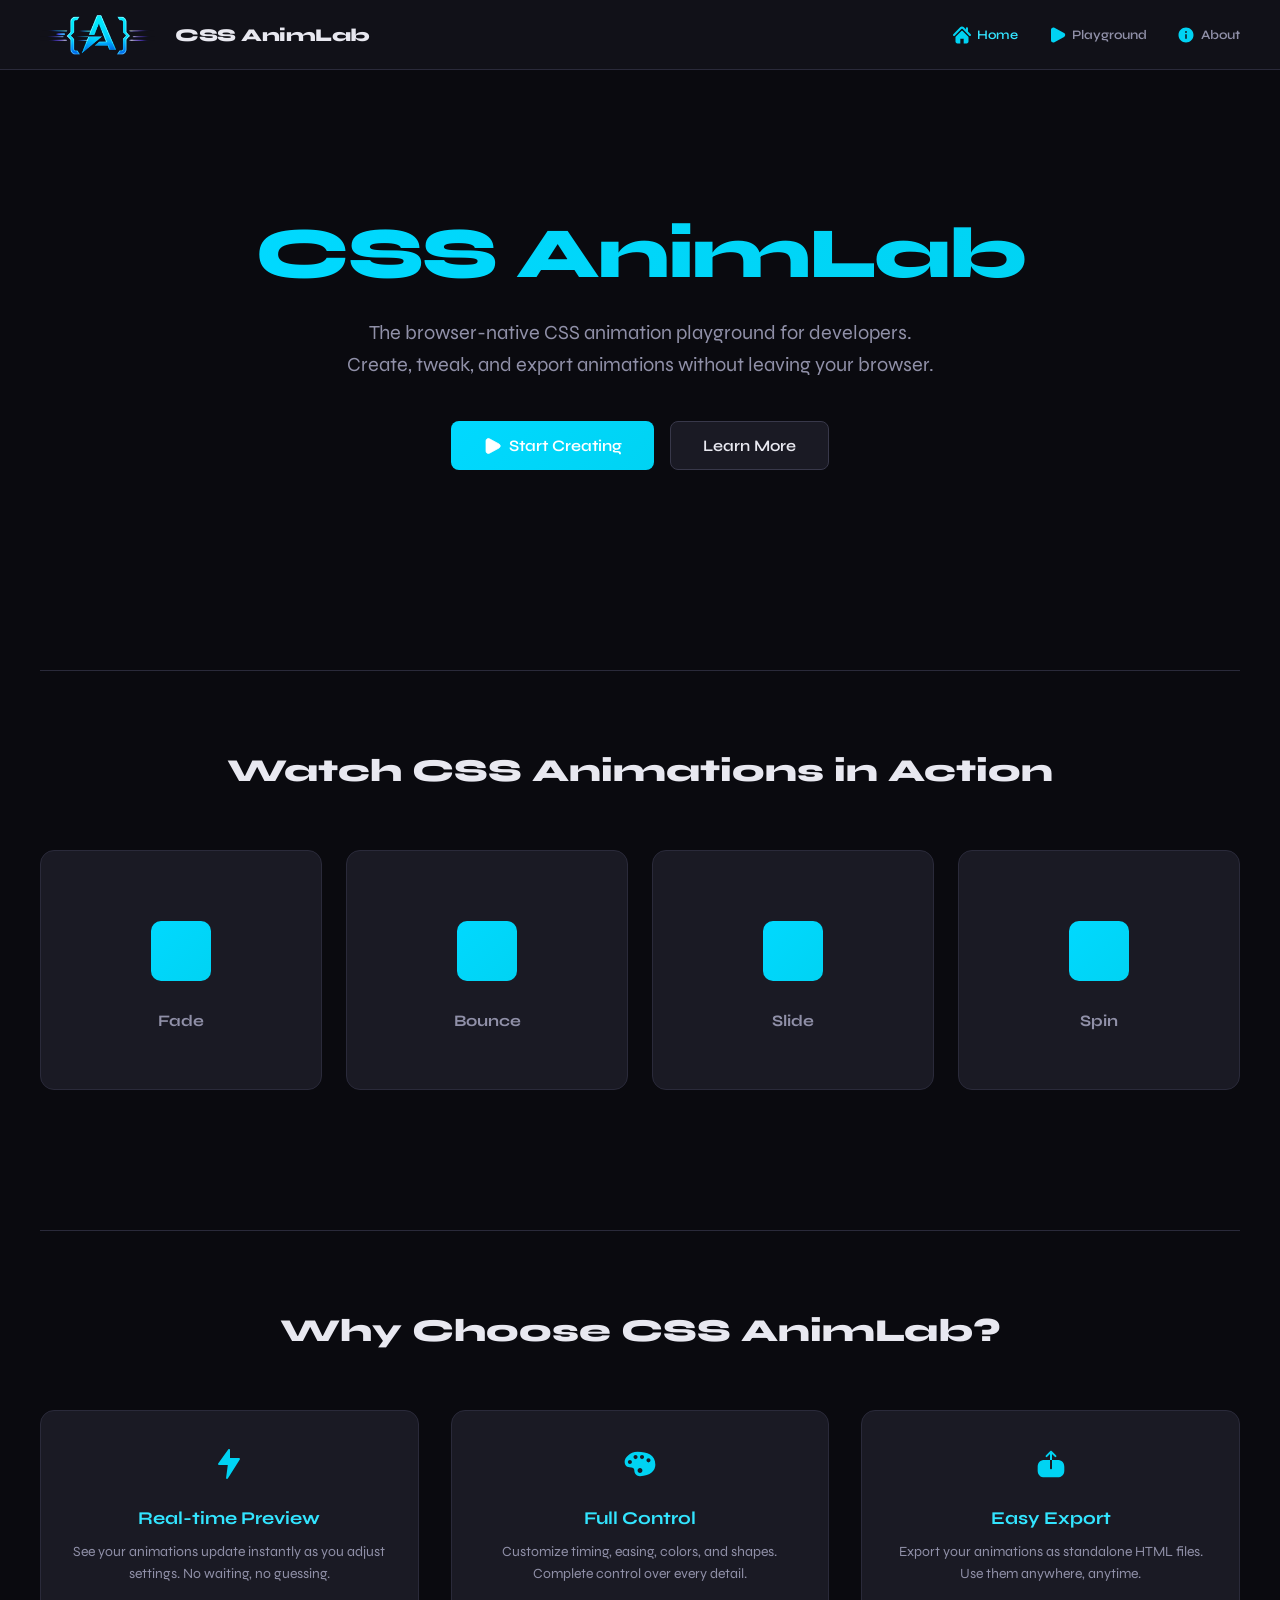
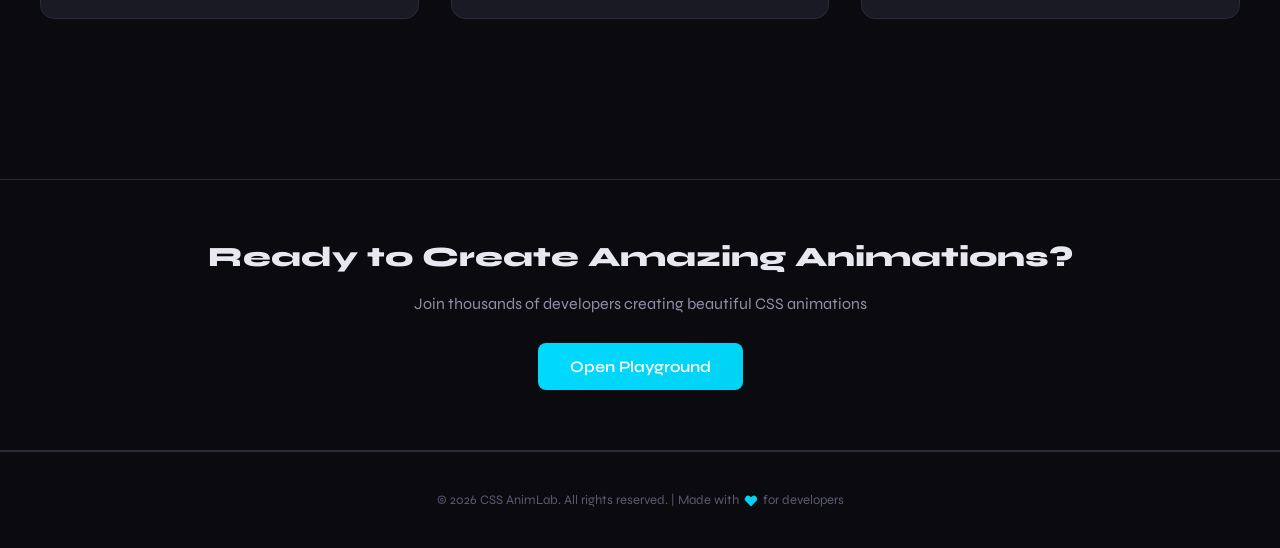
<file: index.html>
<!DOCTYPE html>
<html lang="en">
<head>
  <meta charset="UTF-8">
  <meta name="viewport" content="width=device-width, initial-scale=1.0">
  <title>CSS AnimLab - Home</title>
  <link rel="manifest" href="manifest.json">
  <meta name="theme-color" content="#00d3f3">
  <meta name="apple-mobile-web-app-capable" content="yes">
  <link rel="icon" href="assets/icon.png?v=2" type="image/png" sizes="any">
  <link rel="icon" href="assets/icon.png?v=2" type="image/png" sizes="32x32">
  <link rel="apple-touch-icon" href="assets/icon.png?v=2">
  <link href="https://fonts.googleapis.com/css2?family=JetBrains+Mono:wght@400;600&family=Syne:wght@400;600;800&display=swap" rel="stylesheet">
  <link rel="stylesheet" href="css/home.css">
</head>
<body>
  <!-- HEADER -->
  <header class="header">
    <div class="header-logo">
      <img src="assets/logo.png" alt="CSS AnimLab Logo" style="height:40px;width:auto;margin-right:8px;">
      <span>CSS AnimLab</span>
    </div>
    <nav class="nav">
      <a href="index.html" class="nav-link active">
        <img src="assets/home.svg" alt="Home" style="width:18px;height:18px;">
        <span>Home</span>
      </a>
      <a href="playground.html" class="nav-link">
        <img src="assets/playground.svg" alt="Playground" style="width:18px;height:18px;">
        <span>Playground</span>
      </a>
      <a href="about.html" class="nav-link">
        <img src="assets/about.svg" alt="About" style="width:18px;height:18px;">
        <span>About</span>
      </a>
    </nav>
  </header>

  <!-- HERO SECTION -->
  <section class="hero">
    <h1 class="hero-title">CSS AnimLab</h1>
    <p class="hero-subtitle">
      The browser-native CSS animation playground for developers.<br>
      Create, tweak, and export animations without leaving your browser.
    </p>
    <div class="hero-actions">
      <a href="playground.html" class="btn btn-primary">
        <img src="assets/white-play.svg" alt="Play" style="width:18px;height:18px;"> Start Creating
      </a>
      <a href="about.html" class="btn btn-secondary">Learn More</a>
    </div>
  </section>

  <!-- ANIMATIONS SHOWCASE -->
  <section class="container showcase">
    <h2 class="showcase-title">Watch CSS Animations in Action</h2>
    <div class="animation-grid">
      <div class="animation-card">
        <div class="animation-demo">
          <div class="shape demo-fade"></div>
        </div>
        <div class="animation-label">Fade</div>
      </div>
      <div class="animation-card">
        <div class="animation-demo">
          <div class="shape demo-bounce"></div>
        </div>
        <div class="animation-label">Bounce</div>
      </div>
      <div class="animation-card">
        <div class="animation-demo">
          <div class="shape demo-slide"></div>
        </div>
        <div class="animation-label">Slide</div>
      </div>
      <div class="animation-card">
        <div class="animation-demo">
          <div class="shape demo-spin"></div>
        </div>
        <div class="animation-label">Spin</div>
      </div>
    </div>
  </section>

  <!-- FEATURES SECTION -->
  <section class="container features">
    <h2 class="features-title">Why Choose CSS AnimLab?</h2>
    <div class="features-grid">
      <div class="feature-card">
        <div class="feature-icon">
          <img src="assets/realTime.svg" alt="Real-time" style="width:32px;height:32px;">
        </div>
        <div class="feature-title">Real-time Preview</div>
        <div class="feature-desc">See your animations update instantly as you adjust settings. No waiting, no guessing.</div>
      </div>
      <div class="feature-card">
        <div class="feature-icon">
          <img src="assets/creative.svg" alt="Creative" style="width:32px;height:32px;">
        </div>
        <div class="feature-title">Full Control</div>
        <div class="feature-desc">Customize timing, easing, colors, and shapes. Complete control over every detail.</div>
      </div>
      <div class="feature-card">
        <div class="feature-icon">
          <img src="assets/export.svg" alt="Export" style="width:32px;height:32px;">
        </div>
        <div class="feature-title">Easy Export</div>
        <div class="feature-desc">Export your animations as standalone HTML files. Use them anywhere, anytime.</div>
      </div>
    </div>
  </section>

  <!-- CTA SECTION -->
  <section class="cta">
    <h2 class="cta-title">Ready to Create Amazing Animations?</h2>
    <p class="cta-text">Join thousands of developers creating beautiful CSS animations</p>
    <a href="playground.html" class="btn btn-primary">Open Playground</a>
  </section>

  <!-- FOOTER -->
  <footer class="footer">
    <p>&copy; 2026 CSS AnimLab. All rights reserved. | Made with <svg width="14" height="14" viewBox="0 0 24 24" fill="#00d3f3" style="display:inline;vertical-align:middle;margin:0 2px;"><path d="M20.84 4.61a5.5 5.5 0 0 0-7.78 0L12 5.67l-1.06-1.06a5.5 5.5 0 0 0-7.78 7.78l1.06 1.06L12 21.23l7.78-7.78 1.06-1.06a5.5 5.5 0 0 0 0-7.78z"></path></svg> for developers</p>
  </footer>
</body>
</html>
<!-- img src="assets/heart.svg" alt="Love" style="display:inline;vertical-align:middle;margin:0 2px;width:14px;height:14px;" -->
</file>
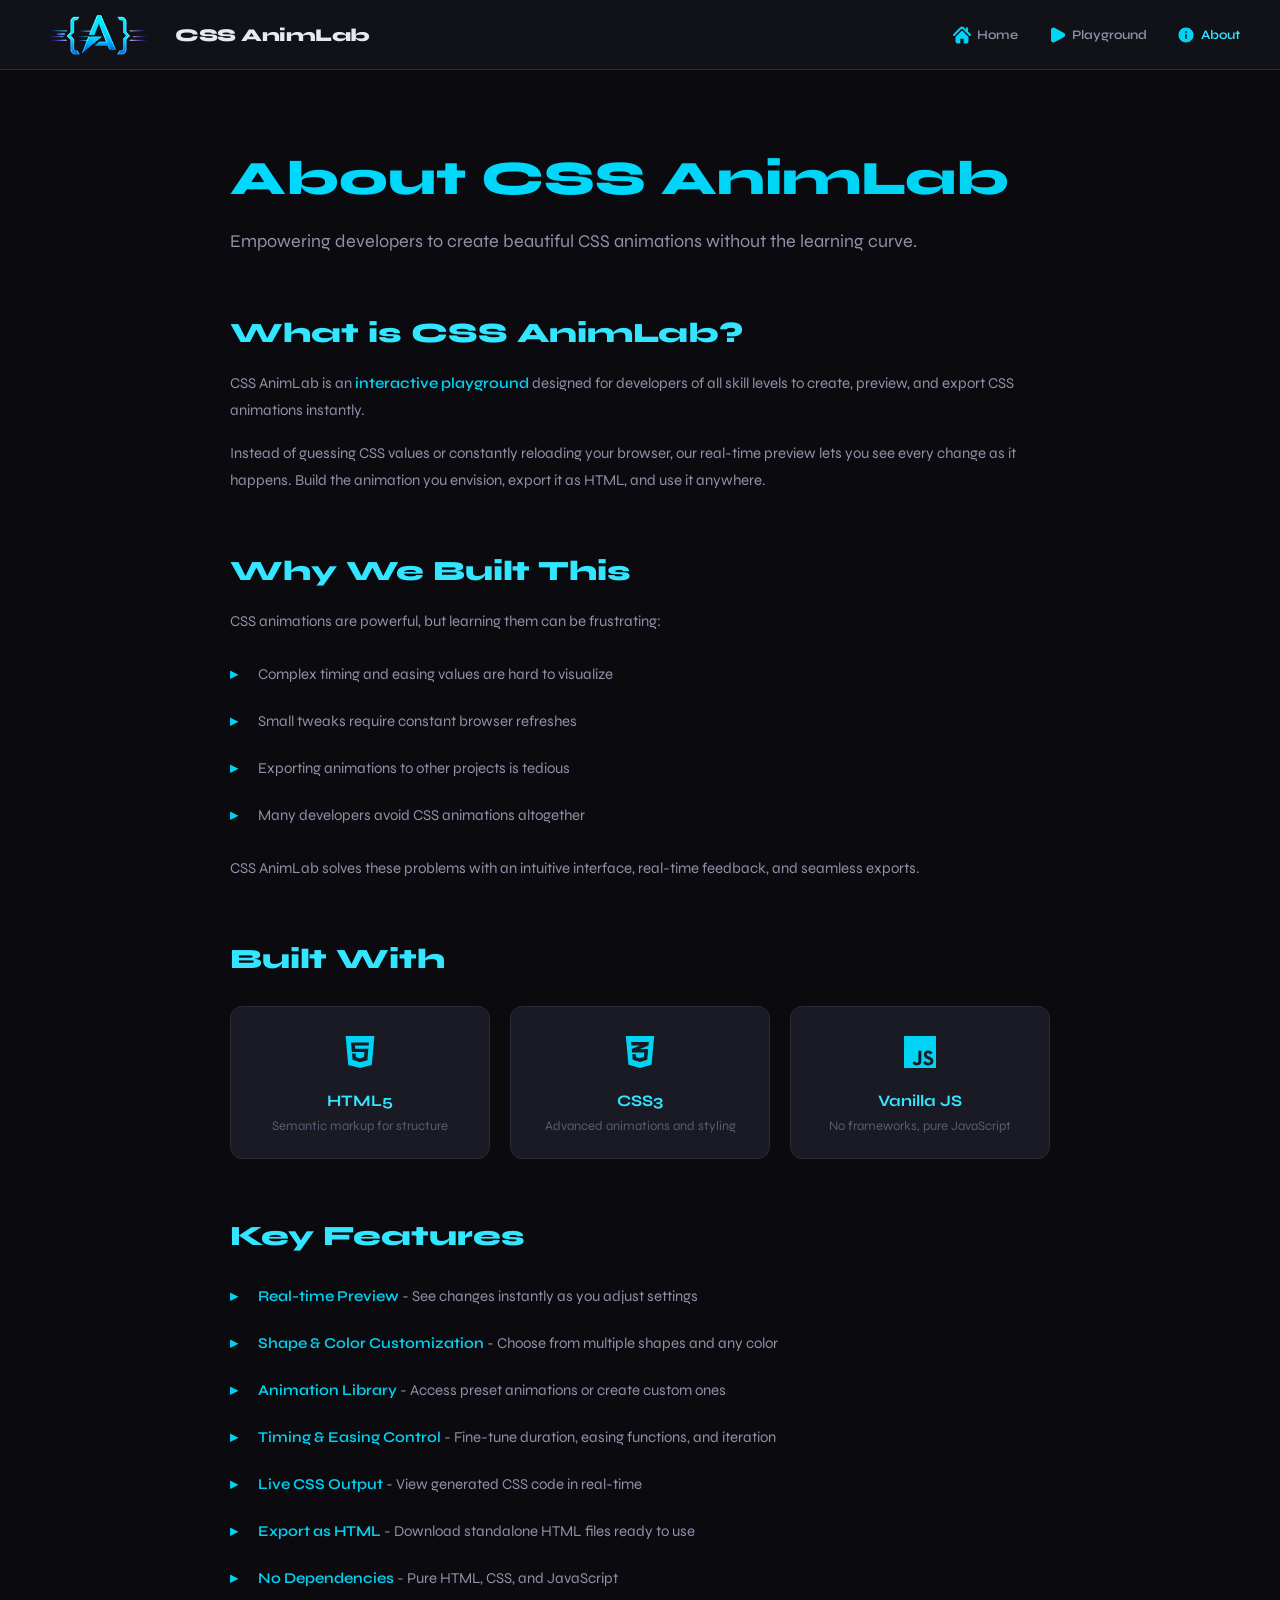
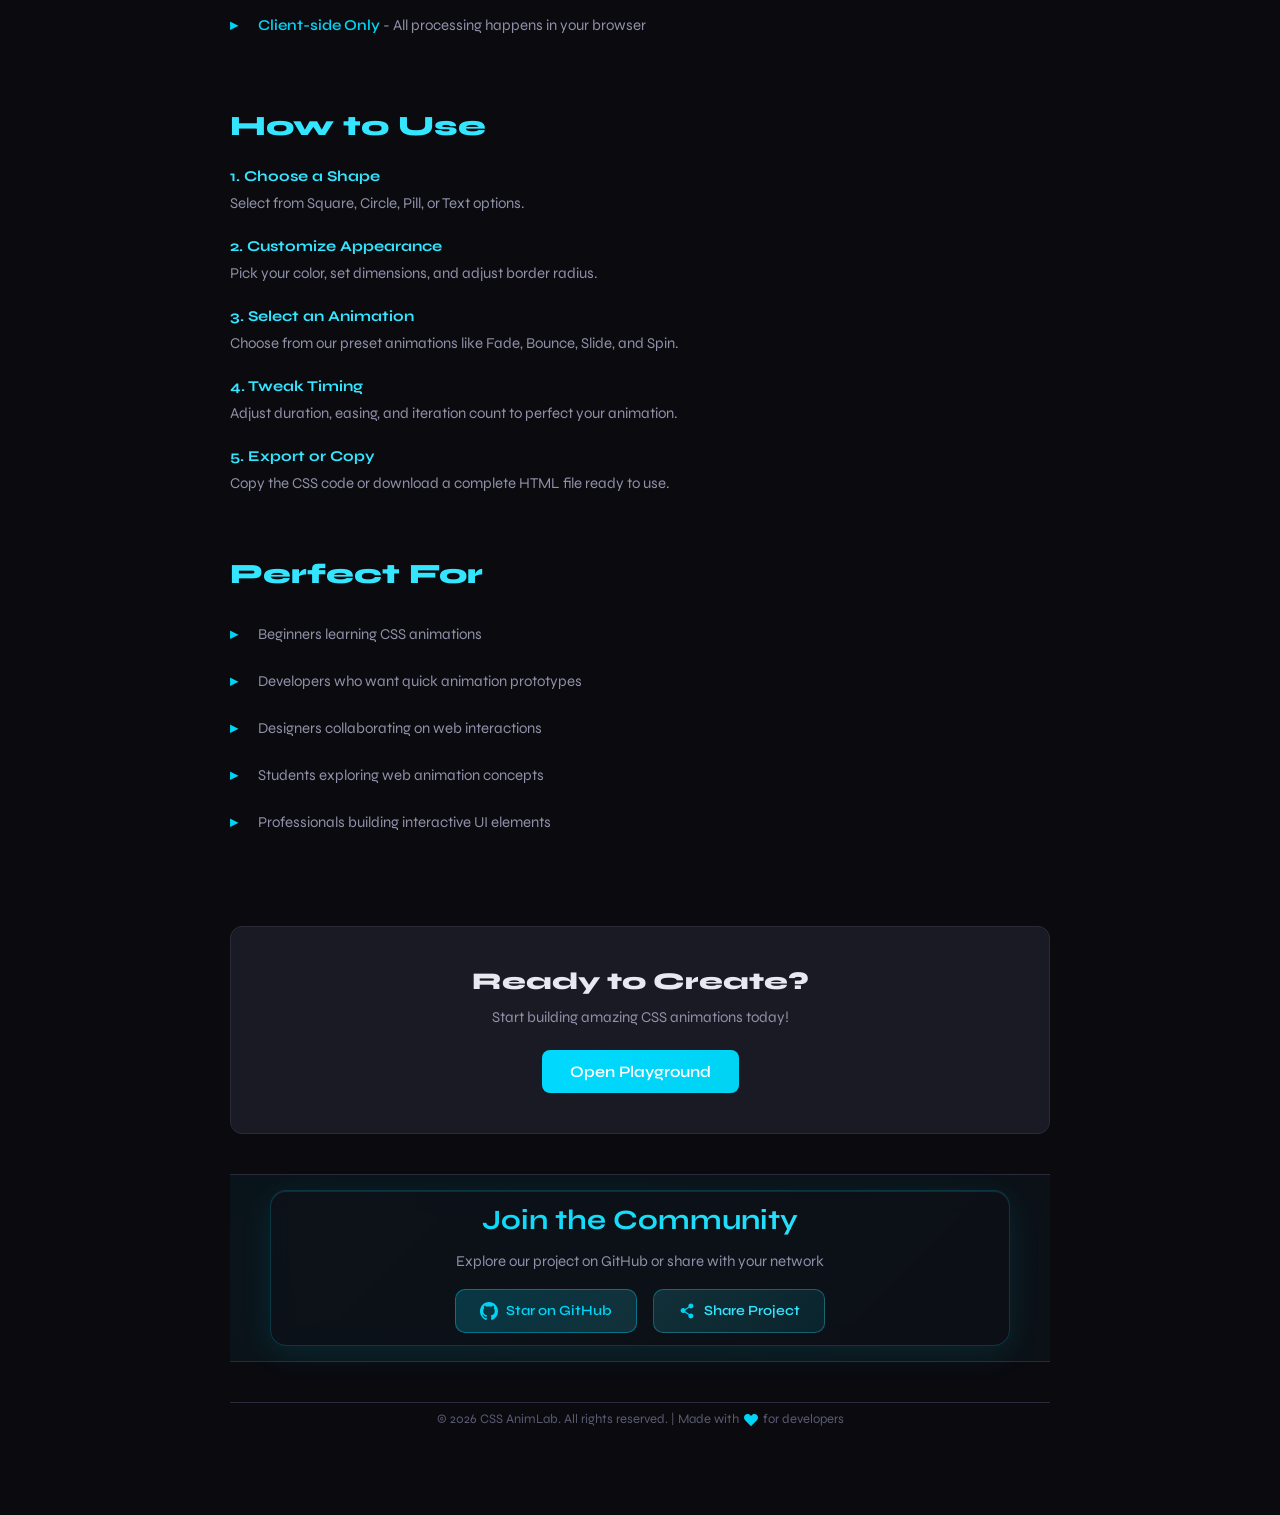
<file: about.html>
<!DOCTYPE html>
<html lang="en">
<head>
  <meta charset="UTF-8">
  <meta name="viewport" content="width=device-width, initial-scale=1.0">
  <title>CSS AnimLab - About</title>
  <link rel="manifest" href="manifest.json">
  <meta name="theme-color" content="#00d3f3">
  <meta name="apple-mobile-web-app-capable" content="yes">
  <link rel="icon" href="assets/icon.png?v=2" type="image/png" sizes="any">
  <link rel="icon" href="assets/icon.png?v=2" type="image/png" sizes="32x32">
  <link rel="apple-touch-icon" href="assets/icon.png?v=2">
  <link href="https://fonts.googleapis.com/css2?family=JetBrains+Mono:wght@400;600&family=Syne:wght@400;600;800&display=swap" rel="stylesheet">
  <link rel="stylesheet" href="css/about.css">
</head>
<body>
  <!-- HEADER -->
  <header class="header">
    <div class="header-logo">
      <img src="assets/logo.png" alt="CSS AnimLab Logo" style="height:40px;width:auto;margin-right:8px;">
      <span>CSS AnimLab</span>
    </div>
    <nav class="nav">
      <a href="index.html" class="nav-link">
        <img src="assets/home.svg" alt="Home" style="width:18px;height:18px;">
        <span>Home</span>
      </a>
      <a href="playground.html" class="nav-link">
        <img src="assets/playground.svg" alt="Playground" style="width:18px;height:18px;">
        <span>Playground</span>
      </a>
      <a href="about.html" class="nav-link active">
        <img src="assets/about.svg" alt="About" style="width:18px;height:18px;">
        <span>About</span>
      </a>
    </nav>
  </header>

  <!-- CONTENT -->
  <div class="container">
    <h1 class="page-title">About CSS AnimLab</h1>
    <p class="page-subtitle">Empowering developers to create beautiful CSS animations without the learning curve.</p>

    <!-- What is CSS AnimLab -->
    <section class="section">
      <h2 class="section-title">What is CSS AnimLab?</h2>
      <div class="section-content">
        <p>CSS AnimLab is an <span class="highlight">interactive playground</span> designed for developers of all skill levels to create, preview, and export CSS animations instantly.</p>
        <p>Instead of guessing CSS values or constantly reloading your browser, our real-time preview lets you see every change as it happens. Build the animation you envision, export it as HTML, and use it anywhere.</p>
      </div>
    </section>

    <!-- Why We Built This -->
    <section class="section">
      <h2 class="section-title">Why We Built This</h2>
      <div class="section-content">
        <p>CSS animations are powerful, but learning them can be frustrating:</p>
        <ul class="list">
          <li>Complex timing and easing values are hard to visualize</li>
          <li>Small tweaks require constant browser refreshes</li>
          <li>Exporting animations to other projects is tedious</li>
          <li>Many developers avoid CSS animations altogether</li>
        </ul>
        <p style="margin-top: 16px;">CSS AnimLab solves these problems with an intuitive interface, real-time feedback, and seamless exports.</p>
      </div>
    </section>

    <!-- Tech Stack -->
    <section class="section">
      <h2 class="section-title">Built With</h2>
      <div class="tech-grid">
        <div class="tech-card">
          <div class="tech-icon">
            <img src="assets/html.svg" alt="HTML5" style="width:32px;height:32px;">
          </div>
          <div class="tech-name">HTML5</div>
          <div class="tech-desc">Semantic markup for structure</div>
        </div>
        <div class="tech-card">
          <div class="tech-icon">
            <img src="assets/css.svg" alt="CSS3" style="width:32px;height:32px;">
          </div>
          <div class="tech-name">CSS3</div>
          <div class="tech-desc">Advanced animations and styling</div>
        </div>
        <div class="tech-card">
          <div class="tech-icon">
            <img src="assets/js.svg" alt="JavaScript" style="width:32px;height:32px;">
          </div>
          <div class="tech-name">Vanilla JS</div>
          <div class="tech-desc">No frameworks, pure JavaScript</div>
        </div>
      </div>
    </section>

    <!-- Features -->
    <section class="section">
      <h2 class="section-title">Key Features</h2>
      <div class="section-content">
        <ul class="list">
          <li><span class="highlight">Real-time Preview</span> - See changes instantly as you adjust settings</li>
          <li><span class="highlight">Shape & Color Customization</span> - Choose from multiple shapes and any color</li>
          <li><span class="highlight">Animation Library</span> - Access preset animations or create custom ones</li>
          <li><span class="highlight">Timing & Easing Control</span> - Fine-tune duration, easing functions, and iteration</li>
          <li><span class="highlight">Live CSS Output</span> - View generated CSS code in real-time</li>
          <li><span class="highlight">Export as HTML</span> - Download standalone HTML files ready to use</li>
          <li><span class="highlight">No Dependencies</span> - Pure HTML, CSS, and JavaScript</li>
          <li><span class="highlight">Client-side Only</span> - All processing happens in your browser</li>
        </ul>
      </div>
    </section>

    <!-- How to Use -->
    <section class="section">
      <h2 class="section-title">How to Use</h2>
      <div class="section-content">
        <p><strong style="color: var(--accent2);">1. Choose a Shape</strong><br>Select from Square, Circle, Pill, or Text options.</p>
        <p><strong style="color: var(--accent2);">2. Customize Appearance</strong><br>Pick your color, set dimensions, and adjust border radius.</p>
        <p><strong style="color: var(--accent2);">3. Select an Animation</strong><br>Choose from our preset animations like Fade, Bounce, Slide, and Spin.</p>
        <p><strong style="color: var(--accent2);">4. Tweak Timing</strong><br>Adjust duration, easing, and iteration count to perfect your animation.</p>
        <p><strong style="color: var(--accent2);">5. Export or Copy</strong><br>Copy the CSS code or download a complete HTML file ready to use.</p>
      </div>
    </section>

    <!-- Learning Path -->
    <section class="section">
      <h2 class="section-title">Perfect For</h2>
      <div class="section-content">
        <ul class="list">
          <li>Beginners learning CSS animations</li>
          <li>Developers who want quick animation prototypes</li>
          <li>Designers collaborating on web interactions</li>
          <li>Students exploring web animation concepts</li>
          <li>Professionals building interactive UI elements</li>
        </ul>
      </div>
    </section>

    <!-- CTA -->
    <div class="cta">
      <h2 class="cta-title">Ready to Create?</h2>
      <p class="cta-text">Start building amazing CSS animations today!</p>
      <a href="playground.html" class="btn">Open Playground</a>
    </div>

    <!-- GLASSMORPHISM SECTION -->
    <section class="glass-section">
      <div class="glass-container">
        <div class="glass-header">
          <h2 class="glass-title">Join the Community</h2>
          <p class="glass-subtitle">Explore our project on GitHub or share with your network</p>
        </div>
        <div class="glass-actions">
          <a href="https://github.com/hackerccreative/CSS-AnimLab.git" target="_blank" class="glass-btn github-btn">
            <img src="assets/github.svg" alt="GitHub" style="width:18px;height:18px;">
            <span class="btn-text">Star on GitHub</span>
          </a>
          <button class="glass-btn share-btn" onclick="shareProject()">
            <img src="assets/share-tool.svg" alt="Share" style="width:18px;height:18px;">
            <span class="btn-text">Share Project</span>
          </button>
        </div>
      </div>
    </section>

    <!-- FOOTER -->
  <footer class="footer">
    <p>&copy; 2026 CSS AnimLab. All rights reserved. | Made with <img src="assets/heart.svg" alt="Love" style="display:inline;vertical-align:middle;margin:0 2px;width:14px;height:14px;"> for developers</p>
  </footer>

  <script>
    function shareProject() {
      const baseUrl = window.location.origin + window.location.pathname.split('/').slice(0, -1).join('/');
      const playgroundUrl = baseUrl + '/index.html';
      const email = 'a4arpit74@gmail.com';
      const subject = 'Check out CSS AnimLab - Animation Playground';
      const body = `Hey! I found this amazing CSS animation playground called CSS AnimLab. Check it out: ${playgroundUrl}`;
      
      // Try to use Web Share API if available
      if (navigator.share) {
        navigator.share({
          title: 'CSS AnimLab',
          text: 'Create beautiful CSS animations with CSS AnimLab - An interactive browser-native playground!',
          url: playgroundUrl
        }).catch(err => console.log('Share cancelled or failed'));
      } else {
        // Fallback: Open email client
        const mailtoLink = `mailto:${email}?subject=${encodeURIComponent(subject)}&body=${encodeURIComponent(body)}`;
        window.location.href = mailtoLink;
      }
    }
  </script>
</body>
</html>
</file>
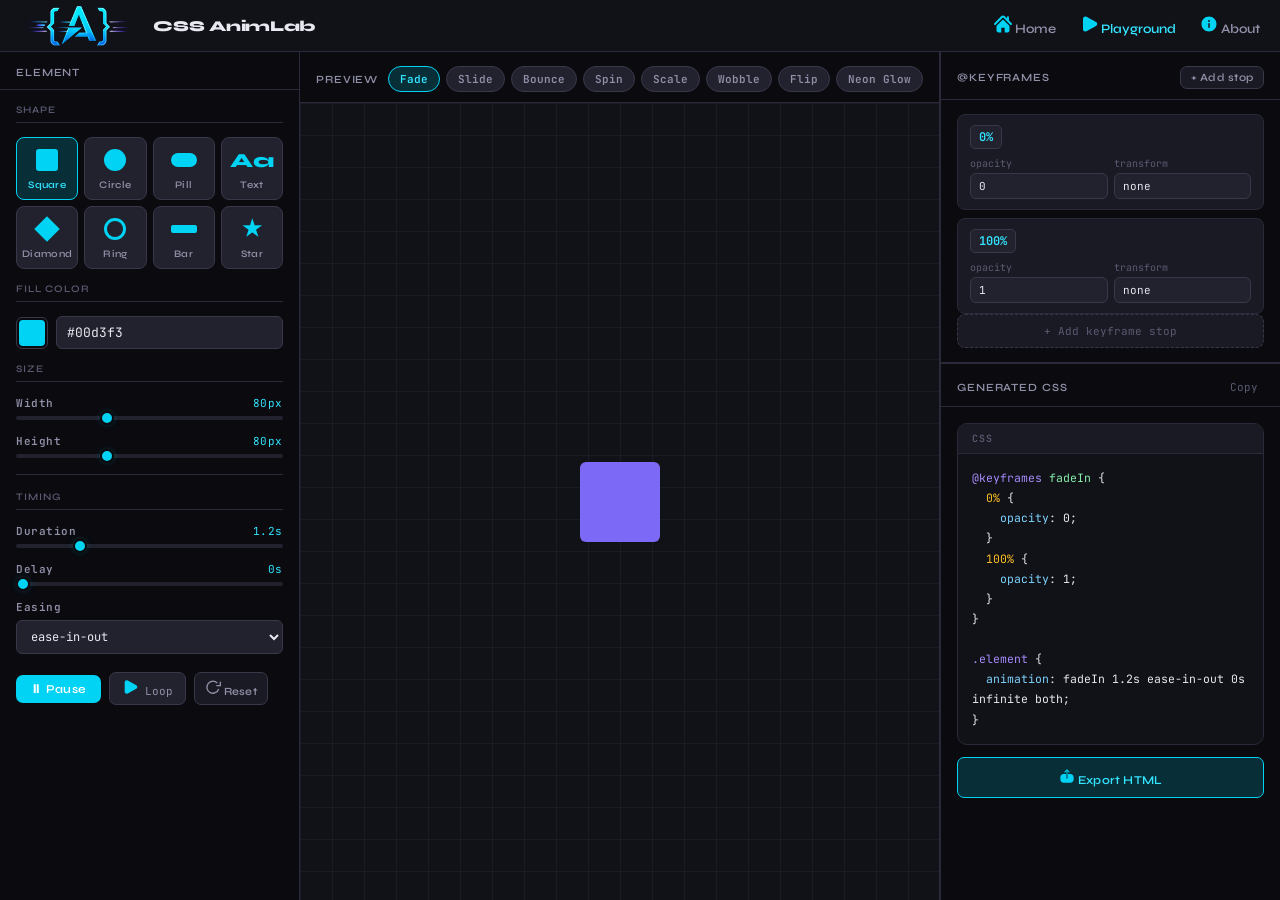
<file: playground.html>
<!DOCTYPE html>
<html lang="en">
  <head>
    <meta charset="UTF-8">
    <meta name="viewport" content="width=device-width, initial-scale=1.0">
    <title>CSS AnimLab - Playground</title>
    <link rel="manifest" href="manifest.json">
    <meta name="theme-color" content="#00d3f3">
    <meta name="apple-mobile-web-app-capable" content="yes">
    <link rel="icon" href="assets/icon.png?v=2" type="image/png" sizes="any">
    <link rel="icon" href="assets/icon.png?v=2" type="image/png" sizes="32x32">
    <link rel="apple-touch-icon" href="assets/icon.png?v=2">
    <link href="https://fonts.googleapis.com/css2?family=JetBrains+Mono:wght@400;600&family=Syne:wght@400;600;800&display=swap" rel="stylesheet">
    <link rel="stylesheet" href="css/playground.css">
  </head>
  <body>
    <div class="app">

      <!-- HEADER -->
      <header class="header">
        <div class="header-logo">
          <img src="assets/logo.png" alt="CSS AnimLab Logo" style="height:40px;width:auto;margin-right:8px;">
          <span>CSS AnimLab</span>
        </div>
        <nav class="header-nav">
          <a href="index.html" class="nav-link">
            <img src="assets/home.svg" alt="Home" style="width:18px;height:18px;"> Home
          </a>
          <a href="playground.html" class="nav-link active">
            <img src="assets/playground.svg" alt="Playground" style="width:18px;height:18px;"> Playground
          </a>
          <a href="about.html" class="nav-link">
            <img src="assets/about.svg" alt="About" style="width:18px;height:18px;"> About
          </a>
        </nav>
      </header>

      <div class="main">

        <!-- LEFT PANEL: Shape + Animation Settings -->
        <div class="panel">
          <div class="panel-head">
            <span class="panel-title">Element</span>
          </div>
          <div class="panel-body">

            <div class="sec-label">Shape</div>
            <div class="shape-grid" id="shape-grid">
              <button class="shape-btn active" data-shape="square" onclick="setShape(this)">
                <div class="shape-preview"><div style="width:22px;height:22px;background:var(--accent);border-radius:3px"></div></div>
                <span>Square</span>
              </button>
              <button class="shape-btn" data-shape="circle" onclick="setShape(this)">
                <div class="shape-preview"><div style="width:22px;height:22px;background:var(--accent);border-radius:50%"></div></div>
                <span>Circle</span>
              </button>
              <button class="shape-btn" data-shape="pill" onclick="setShape(this)">
                <div class="shape-preview"><div style="width:26px;height:14px;background:var(--accent);border-radius:20px"></div></div>
                <span>Pill</span>
              </button>
              <button class="shape-btn" data-shape="text" onclick="setShape(this)">
                <div class="shape-preview" style="font-size:20px;font-weight:800;color:var(--accent)">Aa</div>
                <span>Text</span>
              </button>
              <button class="shape-btn" data-shape="diamond" onclick="setShape(this)">
                <div class="shape-preview"><div style="width:18px;height:18px;background:var(--accent);transform:rotate(45deg)"></div></div>
                <span>Diamond</span>
              </button>
              <button class="shape-btn" data-shape="ring" onclick="setShape(this)">
                <div class="shape-preview"><div style="width:22px;height:22px;border-radius:50%;border:3px solid var(--accent)"></div></div>
                <span>Ring</span>
              </button>
              <button class="shape-btn" data-shape="bar" onclick="setShape(this)">
                <div class="shape-preview"><div style="width:26px;height:8px;background:var(--accent);border-radius:2px"></div></div>
                <span>Bar</span>
              </button>
              <button class="shape-btn" data-shape="star" onclick="setShape(this)">
                <div class="shape-preview" style="font-size:22px;line-height:1;color:var(--accent)">★</div>
                <span>Star</span>
              </button>
            </div>

            <div class="sec-label">Fill Color</div>
            <div class="color-row">
              <input type="color" id="color-picker" value="#00d3f3" oninput="updateColor(this.value)">
              <input type="text" id="color-hex" value="#00d3f3" placeholder="#hex" oninput="updateColorHex(this.value)" style="font-size:13px">
            </div>

            <div class="sec-label">Size</div>
            <div class="control-group">
              <div class="control-label">Width <span id="lbl-w">80px</span></div>
              <input type="range" min="20" max="200" value="80" id="el-width" oninput="updateSize()">
            </div>
            <div class="control-group">
              <div class="control-label">Height <span id="lbl-h">80px</span></div>
              <input type="range" min="20" max="200" value="80" id="el-height" oninput="updateSize()">
            </div>

            <div class="divider"></div>
            <div class="sec-label">Timing</div>

            <div class="control-group">
              <div class="control-label">Duration <span id="lbl-dur">1.2s</span></div>
              <input type="range" min="1" max="50" value="12" id="anim-dur" oninput="updateTiming()">
            </div>
            <div class="control-group">
              <div class="control-label">Delay <span id="lbl-delay">0s</span></div>
              <input type="range" min="0" max="20" value="0" id="anim-delay" oninput="updateTiming()">
            </div>
            <div class="control-group">
              <div class="control-label">Easing</div>
              <select id="anim-easing" onchange="updateTiming()">
                <option value="ease">ease</option>
                <option value="ease-in">ease-in</option>
                <option value="ease-out">ease-out</option>
                <option value="ease-in-out" selected>ease-in-out</option>
                <option value="linear">linear</option>
                <option value="cubic-bezier(0.34,1.56,0.64,1)">spring (overshoot)</option>
                <option value="cubic-bezier(0.68,-0.55,0.27,1.55)">bounce (back)</option>
                <option value="steps(6,end)">steps(6)</option>
                <option value="steps(12,end)">steps(12)</option>
              </select>
            </div>

            <div class="playback" style="margin-top:4px">
              <button class="play-btn" id="play-btn" onclick="togglePlay()">
                <img src="assets/white-play.svg" alt="Play" style="width:16px;height:16px;"> Play
              </button>
              <button class="iter-toggle" id="iter-btn" onclick="toggleInfinite()">
                <img src="assets/playground.svg" alt="Loop" style="width:16px;height:16px;"> Loop
              </button>
              <button class="btn" onclick="resetAnim()" style="padding:6px 10px;font-size:11px">
                <svg width="16" height="16" viewBox="0 0 24 24" fill="none" stroke="currentColor" stroke-width="2"><polyline points="23 4 23 10 17 10"></polyline><path d="M20.49 15a9 9 0 1 1-2-8.83"></path></svg> Reset
              </button>
            </div>

          </div>
        </div>

        <!-- CENTER: Stage -->
        <div class="stage-panel">
          <div class="stage-head">
            <span class="panel-title">Preview</span>
            <div class="presets" id="preset-chips">
              <button class="preset-chip active" onclick="loadPreset('fade',this)">Fade</button>
              <button class="preset-chip" onclick="loadPreset('slide',this)">Slide</button>
              <button class="preset-chip" onclick="loadPreset('bounce',this)">Bounce</button>
              <button class="preset-chip" onclick="loadPreset('spin',this)">Spin</button>
              <button class="preset-chip" onclick="loadPreset('scale',this)">Scale</button>
              <button class="preset-chip" onclick="loadPreset('wobble',this)">Wobble</button>
              <button class="preset-chip" onclick="loadPreset('flip',this)">Flip</button>
              <button class="preset-chip" onclick="loadPreset('neon',this)">Neon Glow</button>
            </div>
          </div>
          <div class="stage">
            <div class="stage-grid"></div>
            <div class="stage-el" id="stage-el"></div>
          </div>
        </div>

        <!-- RIGHT PANEL: Keyframes + Code -->
        <div class="code-panel panel" style="border-left:1px solid var(--border)">
          <div class="panel-head">
            <span class="panel-title">@keyframes</span>
            <button class="btn" style="padding:4px 10px;font-size:11px" onclick="addKeyframe()">+ Add stop</button>
          </div>
          <div style="padding:14px 16px;border-bottom:1px solid var(--border);overflow-y:auto;max-height:46%;flex-shrink:0;">
            <div class="kf-list" id="kf-list"></div>
            <button class="add-kf-btn" onclick="addKeyframe()">+ Add keyframe stop</button>
          </div>

          <div class="panel-head" style="border-top:1px solid var(--border)">
            <span class="panel-title">Generated CSS</span>
            <button class="code-copy" id="copy-btn" onclick="copyCode()">Copy</button>
          </div>
          <div class="code-area">
            <div class="code-block">
              <div class="code-block-head">
                <span class="code-lang">CSS</span>
              </div>
              <pre id="code-output"></pre>
            </div>
            <button class="btn btn-accent" style="width:100%;margin-top:12px;padding:10px" onclick="downloadHTML()">
              <img src="assets/export.svg" alt="Export" style="width:16px;height:16px;"> Export HTML
            </button>
          </div>
        </div>

      </div>
    </div>

    <script src="js/playground.js"></script>
  </body>
</html>
</file>
<file: css/home.css>
*, *::before, *::after { box-sizing: border-box; margin: 0; padding: 0; }

:root {
  --bg: #0a0a0f;
  --surface: #111118;
  --surface2: #1a1a24;
  --surface3: #22222f;
  --border: #2a2a3a;
  --border2: #38384a;
  --accent: #00d3f3;
  --accent2: #33e5ff;
  --accent-glow: rgba(0,211,243,0.18);
  --green: #34d399;
  --amber: #fbbf24;
  --red: #f87171;
  --text: #e8e8f0;
  --text2: #9090a8;
  --text3: #5a5a72;
  --mono: 'JetBrains Mono', monospace;
  --sans: 'Syne', sans-serif;
  --radius: 10px;
}

html, body { 
  height: 100%; 
  background: var(--bg); 
  color: var(--text); 
  font-family: var(--sans);
}

body { margin: 0; }

/* ---- HEADER ---- */
.header {
  display: flex;
  align-items: center;
  justify-content: space-between;
  padding: 0 40px;
  border-bottom: 1px solid var(--border);
  background: var(--surface);
  height: 70px;
  position: sticky;
  top: 0;
  z-index: 100;
}

.header-logo {
  display: flex;
  align-items: center;
  gap: 12px;
  font-size: 18px;
  font-weight: 800;
  letter-spacing: -0.5px;
  cursor: pointer;
}

.header-logo .dot {
  width: 10px;
  height: 10px;
  border-radius: 50%;
  background: var(--accent);
  box-shadow: 0 0 10px var(--accent);
  animation: pulse 2s ease-in-out infinite;
}

@keyframes pulse {
  0%, 100% { box-shadow: 0 0 6px var(--accent); }
  50% { box-shadow: 0 0 18px var(--accent2); }
}

.nav {
  display: flex;
  align-items: center;
  gap: 30px;
}

.nav-link {
  display: flex;
  align-items: center;
  gap: 6px;
  font-size: 13px;
  font-weight: 600;
  color: var(--text2);
  text-decoration: none;
  transition: color 0.2s;
  cursor: pointer;
}

.nav-link:hover {
  color: var(--accent);
}

.nav-link.active {
  color: var(--accent2);
}

/* ---- CONTENT ---- */
.container {
  max-width: 1200px;
  margin: 0 auto;
  padding: 0 40px;
}

/* ---- HERO SECTION ---- */
.hero {
  display: flex;
  flex-direction: column;
  align-items: center;
  justify-content: center;
  text-align: center;
  padding: 100px 40px;
  min-height: 60vh;
}

.hero-title {
  font-size: 72px;
  font-weight: 800;
  letter-spacing: -2px;
  margin-bottom: 20px;
  background: linear-gradient(135deg, #00d9ff, var(--accent));
  -webkit-background-clip: text;
  -webkit-text-fill-color: transparent;
  background-clip: text;
}

.hero-subtitle {
  font-size: 20px;
  color: var(--text2);
  max-width: 700px;
  line-height: 1.6;
  margin-bottom: 40px;
}

.hero-actions {
  display: flex;
  gap: 16px;
  justify-content: center;
}

.btn {
  padding: 14px 32px;
  border: none;
  border-radius: 8px;
  font-size: 16px;
  font-weight: 600;
  cursor: pointer;
  transition: all 0.2s;
  text-decoration: none;
  display: inline-flex;
  align-items: center;
  gap: 8px;
  font-family: var(--sans);
}

.btn-primary {
  background: linear-gradient(135deg, #00d9ff, var(--accent));
  color: white;
}

.btn-primary:hover {
  transform: translateY(-2px);
  box-shadow: 0 8px 24px rgba(0, 217, 255, 0.3);
}

.btn-secondary {
  background: var(--surface2);
  color: var(--text);
  border: 1px solid var(--border2);
}

.btn-secondary:hover {
  border-color: var(--accent);
  color: var(--accent);
}

/* ---- ANIMATIONS SHOWCASE ---- */
.showcase {
  padding: 80px 0;
  border-top: 1px solid var(--border);
  margin-top: 60px;
}

.showcase-title {
  font-size: 32px;
  font-weight: 800;
  text-align: center;
  margin-bottom: 60px;
  color: var(--text);
}

.animation-grid {
  display: grid;
  grid-template-columns: repeat(4, 1fr);
  gap: 24px;
  margin-bottom: 60px;
}

.animation-card {
  background: var(--surface2);
  border: 1px solid var(--border);
  border-radius: 14px;
  padding: 40px 20px;
  display: flex;
  flex-direction: column;
  align-items: center;
  justify-content: center;
  min-height: 240px;
  transition: all 0.3s;
}

.animation-card:hover {
  border-color: var(--accent);
  background: var(--surface3);
  transform: translateY(-4px);
}

.animation-demo {
  width: 80px;
  height: 80px;
  margin-bottom: 20px;
  display: flex;
  align-items: center;
  justify-content: center;
}

.animation-label {
  font-size: 16px;
  font-weight: 700;
  color: var(--text2);
}

/* Animation Styles */
@keyframes fadeInOut {
  0%, 100% { opacity: 0.3; }
  50% { opacity: 1; }
}

@keyframes bounce {
  0%, 100% { transform: translateY(0); }
  50% { transform: translateY(-30px); }
}

@keyframes slideRight {
  0%, 100% { transform: translateX(-30px); }
  50% { transform: translateX(30px); }
}

@keyframes spin {
  from { transform: rotate(0deg); }
  to { transform: rotate(360deg); }
}

.shape {
  width: 60px;
  height: 60px;
  background: linear-gradient(135deg, #00d9ff, var(--accent));
  border-radius: 10px;
}

.demo-fade {
  animation: fadeInOut 2s ease-in-out infinite;
}

.demo-bounce {
  animation: bounce 2s ease-in-out infinite;
}

.demo-slide {
  animation: slideRight 2s ease-in-out infinite;
}

.demo-spin {
  animation: spin 3s linear infinite;
}

/* ---- FEATURES SECTION ---- */
.features {
  padding: 80px 0;
  border-top: 1px solid var(--border);
}

.features-title {
  font-size: 32px;
  font-weight: 800;
  text-align: center;
  margin-bottom: 60px;
  color: var(--text);
}

.features-grid {
  display: grid;
  grid-template-columns: repeat(3, 1fr);
  gap: 32px;
}

.feature-card {
  background: var(--surface2);
  border: 1px solid var(--border);
  border-radius: 14px;
  padding: 32px;
  text-align: center;
}

.feature-icon {
  font-size: 40px;
  margin-bottom: 16px;
}

.feature-title {
  font-size: 18px;
  font-weight: 700;
  margin-bottom: 12px;
  color: var(--accent2);
}

.feature-desc {
  font-size: 14px;
  color: var(--text2);
  line-height: 1.6;
}

/* ---- CTA SECTION ---- */
.cta {
  padding: 60px 40px;
  text-align: center;
  margin-top: 80px;
  border-top: 1px solid var(--border);
  border-bottom: 1px solid var(--border);
}

.cta-title {
  font-size: 28px;
  font-weight: 800;
  margin-bottom: 20px;
}

.cta-text {
  font-size: 16px;
  color: var(--text2);
  margin-bottom: 30px;
}

/* ---- FOOTER ---- */
.footer {
  padding: 40px;
  text-align: center;
  color: var(--text3);
  font-size: 13px;
  border-top: 1px solid var(--border);
}

@media (max-width: 768px) {
  .animation-grid {
    grid-template-columns: repeat(2, 1fr);
  }

  .features-grid {
    grid-template-columns: 1fr;
  }

  .hero-title {
    font-size: 48px;
  }

  .nav {
    gap: 20px;
  }

  .nav-link {
    font-size: 12px;
  }
}
</file>
<file: css/about.css>
*, *::before, *::after { box-sizing: border-box; margin: 0; padding: 0; }

:root {
  --bg: #0a0a0f;
  --surface: #111118;
  --surface2: #1a1a24;
  --surface3: #22222f;
  --border: #2a2a3a;
  --border2: #38384a;
  --accent: #00d3f3;
  --accent2: #33e5ff;
  --accent-glow: rgba(0,211,243,0.18);
  --green: #34d399;
  --amber: #fbbf24;
  --red: #f87171;
  --text: #e8e8f0;
  --text2: #9090a8;
  --text3: #5a5a72;
  --mono: 'JetBrains Mono', monospace;
  --sans: 'Syne', sans-serif;
  --radius: 10px;
}

html, body { 
  height: 100%; 
  background: var(--bg); 
  color: var(--text); 
  font-family: var(--sans);
}

body { margin: 0; }

/* ---- HEADER ---- */
.header {
  display: flex;
  align-items: center;
  justify-content: space-between;
  padding: 0 40px;
  border-bottom: 1px solid var(--border);
  background: var(--surface);
  height: 70px;
  position: sticky;
  top: 0;
  z-index: 100;
}

.header-logo {
  display: flex;
  align-items: center;
  gap: 12px;
  font-size: 18px;
  font-weight: 800;
  letter-spacing: -0.5px;
  cursor: pointer;
}

.header-logo .dot {
  width: 10px;
  height: 10px;
  border-radius: 50%;
  background: var(--accent);
  box-shadow: 0 0 10px var(--accent);
  animation: pulse 2s ease-in-out infinite;
}

@keyframes pulse {
  0%, 100% { box-shadow: 0 0 6px var(--accent); }
  50% { box-shadow: 0 0 18px var(--accent2); }
}

.nav {
  display: flex;
  align-items: center;
  gap: 30px;
}

.nav-link {
  display: flex;
  align-items: center;
  gap: 6px;
  font-size: 13px;
  font-weight: 600;
  color: var(--text2);
  text-decoration: none;
  transition: color 0.2s;
  cursor: pointer;
}

.nav-link:hover {
  color: var(--accent);
}

.nav-link.active {
  color: var(--accent2);
}

/* ---- CONTENT ---- */
.container {
  max-width: 900px;
  margin: 0 auto;
  padding: 80px 40px;
}

.page-title {
  font-size: 48px;
  font-weight: 800;
  margin-bottom: 20px;
  background: linear-gradient(135deg, #00d9ff, var(--accent));
  -webkit-background-clip: text;
  -webkit-text-fill-color: transparent;
  background-clip: text;
}

.page-subtitle {
  font-size: 18px;
  color: var(--text2);
  margin-bottom: 60px;
  line-height: 1.6;
}

.section {
  margin-bottom: 60px;
}

.section-title {
  font-size: 28px;
  font-weight: 800;
  margin-bottom: 20px;
  color: var(--accent2);
}

.section-content {
  font-size: 15px;
  line-height: 1.8;
  color: var(--text2);
}

.section-content p {
  margin-bottom: 16px;
}

.highlight {
  color: var(--accent);
  font-weight: 600;
}

.code-block {
  background: var(--surface2);
  border: 1px solid var(--border);
  border-radius: 8px;
  padding: 16px;
  font-family: var(--mono);
  font-size: 13px;
  overflow-x: auto;
  margin: 20px 0;
  color: var(--accent2);
}

.tech-grid {
  display: grid;
  grid-template-columns: repeat(3, 1fr);
  gap: 20px;
  margin-top: 30px;
}

.tech-card {
  background: var(--surface2);
  border: 1px solid var(--border);
  border-radius: 12px;
  padding: 24px;
  text-align: center;
}

.tech-icon {
  font-size: 40px;
  margin-bottom: 12px;
}

.tech-name {
  font-size: 16px;
  font-weight: 700;
  color: var(--accent2);
  margin-bottom: 8px;
}

.tech-desc {
  font-size: 13px;
  color: var(--text3);
}

.list {
  list-style: none;
  padding: 0;
}

.list li {
  padding: 10px 0;
  padding-left: 28px;
  position: relative;
}

.list li:before {
  content: "▸";
  position: absolute;
  left: 0;
  color: var(--accent);
  font-weight: bold;
}

/* ---- CTA SECTION ---- */
.cta {
  background: var(--surface2);
  border: 1px solid var(--border);
  border-radius: 12px;
  padding: 40px;
  text-align: center;
  margin-top: 80px;
}

.cta-title {
  font-size: 24px;
  font-weight: 800;
  margin-bottom: 12px;
}

.cta-text {
  font-size: 15px;
  color: var(--text2);
  margin-bottom: 24px;
}

.btn {
  display: inline-block;
  padding: 12px 28px;
  background: linear-gradient(135deg, #00d9ff, var(--accent));
  color: white;
  text-decoration: none;
  border-radius: 8px;
  font-weight: 600;
  transition: transform 0.2s;
}

.btn:hover {
  transform: translateY(-2px);
}

/* ---- FOOTER ---- */
.footer {
  padding: 8px 40px;
  text-align: center;
  color: var(--text3);
  font-size: 13px;
  border-top: 1px solid var(--border);
  margin-top: 20px;
}

@media (max-width: 768px) {
  .tech-grid {
    grid-template-columns: 1fr;
  }

  .page-title {
    font-size: 36px;
  }

  .section-title {
    font-size: 22px;
  }

  .container {
    padding: 40px 20px;
  }
}

/* ---- GLASSMORPHISM SECTION ---- */
.glass-section {
  position: relative;
  padding: 15px 40px;
  background: linear-gradient(135deg, rgba(0,211,243,0.05) 0%, rgba(51,229,255,0.03) 100%);
  border-top: 1px solid var(--border);
  border-bottom: 1px solid var(--border);
  margin: 40px 0 40px 0;
}

.glass-container {
  max-width: 800px;
  margin: 0 auto;
  padding: 12px 16px;
  background: rgba(17, 17, 24, 0.4);
  border: 1.5px solid rgba(0, 211, 243, 0.2);
  border-radius: 16px;
  backdrop-filter: blur(10px);
  -webkit-backdrop-filter: blur(10px);
  box-shadow: 
    0 8px 32px rgba(0, 211, 243, 0.1),
    inset 0 1px 1px rgba(255, 255, 255, 0.1);
}

.glass-header {
  text-align: center;
  margin-bottom: 16px;
}

.glass-title {
  font-size: 28px;
  font-weight: 700;
  margin-bottom: 12px;
  background: linear-gradient(135deg, var(--accent) 0%, var(--accent2) 100%);
  -webkit-background-clip: text;
  -webkit-text-fill-color: transparent;
  background-clip: text;
}

.glass-subtitle {
  font-size: 15px;
  color: var(--text2);
  line-height: 1.6;
}

.glass-actions {
  display: flex;
  gap: 16px;
  justify-content: center;
  flex-wrap: wrap;
}

.glass-btn {
  display: inline-flex;
  align-items: center;
  gap: 8px;
  padding: 12px 24px;
  background: linear-gradient(135deg, rgba(0,211,243,0.15) 0%, rgba(51,229,255,0.1) 100%);
  border: 1.5px solid rgba(0, 211, 243, 0.3);
  color: var(--accent);
  border-radius: 10px;
  font-family: var(--sans);
  font-size: 14px;
  font-weight: 600;
  cursor: pointer;
  transition: all 0.3s ease;
  text-decoration: none;
  text-align: center;
}

.glass-btn:hover {
  background: linear-gradient(135deg, rgba(0,211,243,0.25) 0%, rgba(51,229,255,0.2) 100%);
  border-color: rgba(0, 211, 243, 0.5);
  box-shadow: 
    0 0 20px rgba(0, 211, 243, 0.3),
    inset 0 1px 1px rgba(255, 255, 255, 0.2);
  transform: translateY(-2px);
}

.glass-btn:active {
  transform: translateY(0);
}

.btn-icon {
  font-size: 16px;
  display: inline-block;
}

.btn-text {
  font-weight: 600;
}

.github-btn {
  background: linear-gradient(135deg, rgba(0,211,243,0.2) 0%, rgba(51,229,255,0.15) 100%);
  border-color: rgba(0, 211, 243, 0.4);
}

.github-btn:hover {
  background: linear-gradient(135deg, rgba(0,211,243,0.3) 0%, rgba(51,229,255,0.25) 100%);
  box-shadow: 
    0 0 25px rgba(0, 211, 243, 0.4),
    inset 0 1px 1px rgba(255, 255, 255, 0.2);
}

.share-btn {
  background: linear-gradient(135deg, rgba(51,229,255,0.15) 0%, rgba(0,211,243,0.1) 100%);
  border-color: rgba(51, 229, 255, 0.3);
  color: var(--accent2);
}

.share-btn:hover {
  background: linear-gradient(135deg, rgba(51,229,255,0.25) 0%, rgba(0,211,243,0.2) 100%);
  border-color: rgba(51, 229, 255, 0.5);
  box-shadow: 
    0 0 25px rgba(51, 229, 255, 0.3),
    inset 0 1px 1px rgba(255, 255, 255, 0.2);
}

@media (max-width: 600px) {
  .glass-section {
    padding: 40px 20px;
  }

  .glass-container {
    padding: 24px;
  }

  .glass-title {
    font-size: 22px;
  }

  .glass-subtitle {
    font-size: 13px;
  }

  .glass-actions {
    flex-direction: column;
  }

  .glass-btn {
    width: 100%;
    justify-content: center;
  }
}
</file>
<file: css/playground.css>
*, *::before, *::after { box-sizing: border-box; margin: 0; padding: 0; }

  :root {
    --bg: #0a0a0f;
    --surface: #111118;
    --surface2: #1a1a24;
    --surface3: #22222f;
    --border: #2a2a3a;
    --border2: #38384a;
    --accent: #00d3f3;
    --accent2: #33e5ff;
    --accent-glow: rgba(0,211,243,0.18);
    --green: #34d399;
    --amber: #fbbf24;
    --red: #f87171;
    --text: #e8e8f0;
    --text2: #9090a8;
    --text3: #5a5a72;
    --mono: 'JetBrains Mono', monospace;
    --sans: 'Syne', sans-serif;
    --radius: 10px;
  }

  html, body { height: 100%; background: var(--bg); color: var(--text); font-family: var(--sans); overflow: hidden; }

  /* ---- LAYOUT ---- */
  .app { display: grid; grid-template-rows: 52px 1fr; height: 100vh; }
  .header { display: flex; align-items: center; justify-content: space-between; padding: 0 20px; border-bottom: 1px solid var(--border); background: var(--surface); position: relative; z-index: 10; }
  .header-logo { display: flex; align-items: center; gap: 10px; font-size: 15px; font-weight: 800; letter-spacing: -0.3px; }
  .header-logo .dot { width: 10px; height: 10px; border-radius: 50%; background: var(--accent); box-shadow: 0 0 10px var(--accent); animation: pulse 2s ease-in-out infinite; }
  @keyframes pulse { 0%,100%{box-shadow:0 0 6px var(--accent)} 50%{box-shadow:0 0 18px var(--accent2)} }
  .header-actions { display: flex; gap: 8px; }
  .header-nav { display: flex; gap: 24px; }
  .nav-link { font-size: 13px; font-weight: 600; color: var(--text2); text-decoration: none; transition: color 0.2s; }
  .nav-link:hover { color: var(--accent); }
  .nav-link.active { color: var(--accent2); }

  .main { display: grid; grid-template-columns: 300px 1fr 340px; height: 100%; overflow: hidden; }

  /* ---- PANELS ---- */
  .panel { border-right: 1px solid var(--border); display: flex; flex-direction: column; overflow: hidden; }
  .panel-head { padding: 14px 16px 10px; border-bottom: 1px solid var(--border); display: flex; align-items: center; justify-content: space-between; flex-shrink: 0; }
  .panel-title { font-size: 11px; font-weight: 600; letter-spacing: 0.08em; text-transform: uppercase; color: var(--text2); }
  .panel-body { flex: 1; overflow-y: auto; padding: 14px 16px; display: flex; flex-direction: column; gap: 14px; }
  .panel-body::-webkit-scrollbar { width: 4px; }
  .panel-body::-webkit-scrollbar-track { background: transparent; }
  .panel-body::-webkit-scrollbar-thumb { background: var(--border2); border-radius: 2px; }

  /* ---- CENTER STAGE ---- */
  .stage-panel { border-right: 1px solid var(--border); display: flex; flex-direction: column; }
  .stage-head { padding: 14px 16px 10px; border-bottom: 1px solid var(--border); display: flex; align-items: center; justify-content: space-between; flex-shrink: 0; }
  .stage { flex: 1; display: flex; align-items: center; justify-content: center; position: relative; overflow: hidden; background: var(--surface); }
  .stage-grid { position: absolute; inset: 0; background-image: linear-gradient(var(--border) 1px, transparent 1px), linear-gradient(90deg, var(--border) 1px, transparent 1px); background-size: 32px 32px; opacity: 0.4; }
  .stage-el { position: relative; z-index: 2; }

  /* ---- FORM CONTROLS ---- */
  .control-group { display: flex; flex-direction: column; gap: 6px; }
  .control-label { font-size: 11px; color: var(--text2); font-weight: 600; letter-spacing: 0.05em; display: flex; justify-content: space-between; align-items: center; font-family: var(--mono); }
  .control-label span { color: var(--accent2); font-weight: 400; }

  input[type="range"] { -webkit-appearance: none; width: 100%; height: 4px; background: var(--surface3); border-radius: 2px; outline: none; cursor: pointer; }
  input[type="range"]::-webkit-slider-thumb { -webkit-appearance: none; width: 14px; height: 14px; border-radius: 50%; background: var(--accent); border: 2px solid var(--bg); box-shadow: 0 0 6px var(--accent-glow); cursor: pointer; transition: transform 0.15s; }
  input[type="range"]::-webkit-slider-thumb:hover { transform: scale(1.2); }

  select { background: var(--surface3); border: 1px solid var(--border2); border-radius: 6px; color: var(--text); font-family: var(--mono); font-size: 12px; padding: 7px 10px; width: 100%; cursor: pointer; outline: none; transition: border-color 0.15s; }
  select:focus { border-color: var(--accent); }

  input[type="color"] { -webkit-appearance: none; width: 32px; height: 32px; border: 1px solid var(--border2); border-radius: 6px; background: none; cursor: pointer; padding: 2px; }
  input[type="color"]::-webkit-color-swatch-wrapper { padding: 0; }
  input[type="color"]::-webkit-color-swatch { border-radius: 4px; border: none; }

  input[type="number"], input[type="text"] { background: var(--surface3); border: 1px solid var(--border2); border-radius: 6px; color: var(--text); font-family: var(--mono); font-size: 12px; padding: 7px 10px; width: 100%; outline: none; transition: border-color 0.15s; }
  input[type="number"]:focus, input[type="text"]:focus { border-color: var(--accent); }

  .color-row { display: flex; gap: 8px; align-items: center; }
  .color-row input[type="text"] { flex: 1; }

  /* ---- SHAPE PICKER ---- */
  .shape-grid { display: grid; grid-template-columns: repeat(4, 1fr); gap: 6px; }
  .shape-btn { background: var(--surface3); border: 1.5px solid var(--border2); border-radius: 8px; padding: 8px 4px; cursor: pointer; display: flex; flex-direction: column; align-items: center; gap: 5px; transition: all 0.15s; font-size: 10px; color: var(--text2); font-family: var(--sans); font-weight: 600; letter-spacing: 0.03em; }
  .shape-btn:hover { border-color: var(--accent); color: var(--accent2); }
  .shape-btn.active { border-color: var(--accent); background: var(--accent-glow); color: var(--accent2); }
  .shape-preview { width: 28px; height: 28px; display: flex; align-items: center; justify-content: center; }

  /* ---- PRESET CHIPS ---- */
  .presets { display: flex; flex-wrap: wrap; gap: 6px; }
  .preset-chip { background: var(--surface3); border: 1px solid var(--border2); border-radius: 20px; padding: 5px 11px; font-size: 11px; font-family: var(--mono); color: var(--text2); cursor: pointer; transition: all 0.15s; font-weight: 600; }
  .preset-chip:hover { border-color: var(--accent); color: var(--accent2); background: var(--accent-glow); }
  .preset-chip.active { border-color: var(--accent); color: var(--accent2); background: var(--accent-glow); }

  /* ---- KEYFRAME EDITOR ---- */
  .kf-list { display: flex; flex-direction: column; gap: 8px; }
  .kf-row { background: var(--surface2); border: 1px solid var(--border); border-radius: 8px; padding: 10px 12px; display: flex; flex-direction: column; gap: 8px; }
  .kf-header { display: flex; align-items: center; justify-content: space-between; }
  .kf-stop { font-size: 12px; font-family: var(--mono); font-weight: 600; color: var(--accent2); background: var(--surface3); border: 1px solid var(--border2); border-radius: 5px; padding: 3px 8px; }
  .kf-props { display: grid; grid-template-columns: 1fr 1fr; gap: 6px; }
  .kf-prop { font-size: 10px; font-family: var(--mono); }
  .kf-prop label { display: block; color: var(--text3); margin-bottom: 3px; }
  .kf-prop input { padding: 5px 8px; font-size: 11px; }
  .kf-delete { background: none; border: none; color: var(--text3); cursor: pointer; font-size: 14px; line-height: 1; padding: 2px; transition: color 0.15s; }
  .kf-delete:hover { color: var(--red); }
  .add-kf-btn { background: var(--surface2); border: 1px dashed var(--border2); border-radius: 8px; padding: 9px; font-size: 11px; font-family: var(--mono); color: var(--text3); cursor: pointer; text-align: center; transition: all 0.15s; width: 100%; }
  .add-kf-btn:hover { border-color: var(--accent); color: var(--accent2); }

  /* ---- PLAYBACK CONTROLS ---- */
  .playback { display: flex; align-items: center; gap: 8px; }
  .play-btn { background: var(--accent); border: none; color: white; border-radius: 7px; padding: 7px 14px; font-size: 12px; font-family: var(--sans); font-weight: 600; cursor: pointer; transition: all 0.15s; letter-spacing: 0.03em; }
  .play-btn:hover { background: var(--accent2); transform: translateY(-1px); }
  .play-btn.playing { background: var(--surface3); color: var(--text2); border: 1px solid var(--border2); }
  .iter-toggle { background: var(--surface3); border: 1px solid var(--border2); border-radius: 7px; padding: 6px 12px; font-size: 11px; font-family: var(--mono); color: var(--text2); cursor: pointer; transition: all 0.15s; }
  .iter-toggle.active { border-color: var(--green); color: var(--green); }

  /* ---- CODE OUTPUT ---- */
  .code-panel { display: flex; flex-direction: column; border-right: none; }
  .code-area { flex: 1; overflow-y: auto; padding: 16px; }
  .code-block { background: var(--surface); border: 1px solid var(--border); border-radius: var(--radius); overflow: hidden; }
  .code-block-head { padding: 8px 14px; background: var(--surface2); border-bottom: 1px solid var(--border); display: flex; align-items: center; justify-content: space-between; }
  .code-lang { font-size: 10px; font-family: var(--mono); font-weight: 600; color: var(--text3); letter-spacing: 0.08em; text-transform: uppercase; }
  .code-copy { background: none; border: none; font-size: 11px; font-family: var(--mono); color: var(--text3); cursor: pointer; transition: color 0.15s; padding: 2px 6px; border-radius: 4px; }
  .code-copy:hover { color: var(--accent2); background: var(--surface3); }
  .code-copy.copied { color: var(--green); }
  pre { padding: 14px; font-family: var(--mono); font-size: 11.5px; line-height: 1.75; color: var(--text); overflow-x: auto; white-space: pre-wrap; word-break: break-word; }
  pre::-webkit-scrollbar { height: 4px; }
  pre::-webkit-scrollbar-thumb { background: var(--border2); border-radius: 2px; }

  /* ---- SYNTAX COLORS ---- */
  .kw { color: #a78bfa; } /* keyword/selector */
  .prop { color: #7dd3fc; } /* property */
  .val { color: #86efac; } /* value */
  .pct { color: #fbbf24; } /* percentage */
  .com { color: #4a5568; font-style: italic; }
  .brace { color: #e2e8f0; }

  /* ---- BUTTONS ---- */
  .btn { background: var(--surface2); border: 1px solid var(--border2); border-radius: 7px; padding: 6px 14px; font-size: 12px; font-family: var(--sans); font-weight: 600; color: var(--text2); cursor: pointer; transition: all 0.15s; letter-spacing: 0.02em; }
  .btn:hover { border-color: var(--border); color: var(--text); }
  .btn-accent { background: var(--accent-glow); border-color: var(--accent); color: var(--accent2); }
  .btn-accent:hover { background: var(--accent); color: white; }

  /* ---- DIVIDER ---- */
  .divider { height: 1px; background: var(--border); margin: 2px 0; flex-shrink: 0; }

  /* ---- TIMING PREVIEW ---- */
  .easing-preview { height: 38px; background: var(--surface2); border: 1px solid var(--border); border-radius: 7px; overflow: hidden; position: relative; }
  .easing-ball { position: absolute; top: 50%; width: 10px; height: 10px; border-radius: 50%; background: var(--accent); transform: translateY(-50%); left: 8px; }
  .easing-track { position: absolute; top: 50%; left: 8px; right: 8px; height: 1px; background: var(--border2); }

  /* ---- SCROLLBAR GLOBAL ---- */
  ::-webkit-scrollbar { width: 4px; height: 4px; }
  ::-webkit-scrollbar-track { background: transparent; }
  ::-webkit-scrollbar-thumb { background: var(--border2); border-radius: 2px; }

  /* ---- SECTION LABEL ---- */
  .sec-label { font-size: 10px; font-weight: 600; letter-spacing: 0.1em; text-transform: uppercase; color: var(--text3); border-bottom: 1px solid var(--border); padding-bottom: 6px; margin-bottom: 0; }

  .tag { font-size: 9px; font-family: var(--mono); font-weight: 600; letter-spacing: 0.08em; text-transform: uppercase; padding: 2px 7px; border-radius: 20px; }
  .tag-green { background: rgba(52,211,153,0.12); color: var(--green); border: 1px solid rgba(52,211,153,0.25); }
</file>
